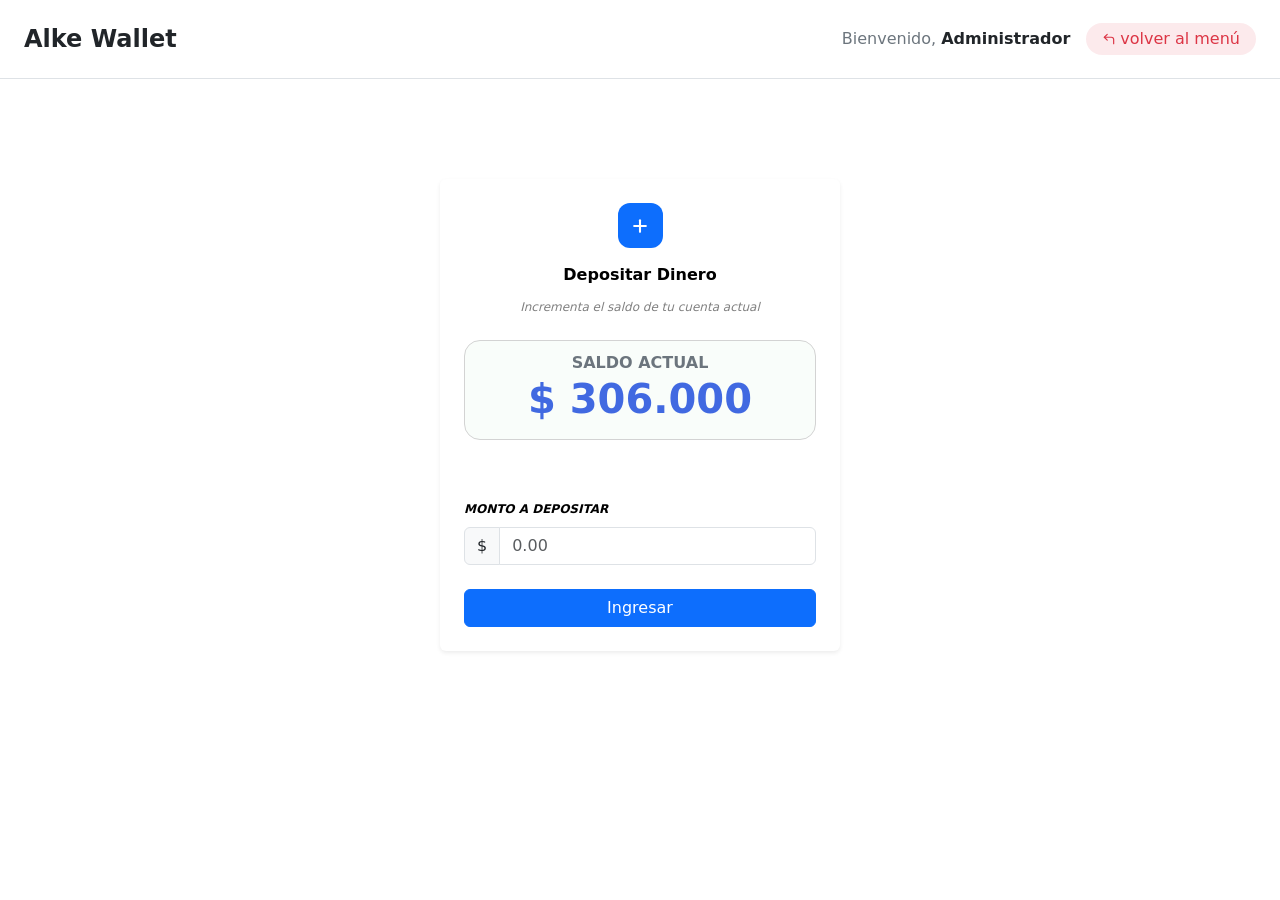
<file: deposito/deposito.html>
<!doctype html>
<html lang="en">
  <head>
    <meta charset="UTF-8" />
    <meta name="viewport" content="width=device-width, initial-scale=1.0" />

    <!-- Tus estilos del menú -->
    <link rel="stylesheet" href="deposito.css" />
    <title>AlkeWallet - Menú Principal</title>

    <!-- Buscar Bootstrap y jQuery saliendo de la carpeta menu (../) -->
    <link rel="stylesheet" href="../bootstrap.min.css" />
    <script src="../jquery.min.js"></script>
  </head>
  <body>
    <!-- Header -->
    <nav class="navbar navbar-expand bg-white border-bottom px-4 py-3">
      <div
        class="container-fluid p-0 d-flex justify-content-between align-items-center"
      >
        <!-- Lado izquierdo: Nombre de la Wallet -->
        <span class="navbar-brand fw-bold text-dark fs-4 mb-0"
          >Alke Wallet</span
        >

        <!-- Lado derecho: Usuario y Botón de Desconexión -->
        <div class="d-flex align-items-center gap-3">
          <div class="text-secondary fs-6">
            <span class="fw-medium">Bienvenido,</span>
            <span class="fw-bold text-dark">Administrador</span>
          </div>

          <!-- Botón de desconectar estilizado como la etiqueta inferior pero en tono rojo/peligro -->
          <button
            id="btn-volver-menu"
            class="btn border-0 d-inline-flex align-items-center px-3 py-1 bg-danger bg-opacity-10 text-danger rounded-pill small fw-medium"
            type="button"
          >
            <!-- Icono de volver al menú  en SVG -->
            <svg
              class="me-1"
              width="14"
              height="14"
              viewBox="0 0 24 24"
              fill="none"
              stroke="currentColor"
              stroke-width="2"
              stroke-linecap="round"
              stroke-linejoin="round"
            >
              <polyline points="9 14 4 9 9 4"></polyline>
              <path d="M20 20v-7a4 4 0 0 0-4-4H4"></path>
            </svg>
            <!-- Fin Icono de volver al menú en SVG -->
            volver al menú
          </button>
        </div>
      </div>
    </nav>

    <!-- Contenedor Principal (Tarjeta Centrada) -->
    <div
      class="flex-grow-1 d-flex justify-content-center align-items-center contenedor-principal"
    >
      <div class="d-flex flex-column gap-3 menu-container">
        <!-- Tarjeta de Saldo -->
        <div
          class="card border-0 align-items-center shadow-sm p-4 text-center card-custom"
        >
          <!-- Contenedor boton azul -->
          <div
            class="bg-primary text-white d-flex align-items-center justify-content-center icon-container mb-2"
          >
            <svg
              width="20"
              height="20"
              viewBox="0 0 24 24"
              fill="none"
              stroke="currentColor"
              stroke-width="2.5"
              stroke-linecap="round"
              stroke-linejoin="round"
            >
              <line x1="12" y1="5" x2="12" y2="19"></line>
              <line x1="5" y1="12" x2="19" y2="12"></line>
            </svg>
          </div>

          <p class="text-normal fw-bold saldo-title-icon-azul mb-1">
            Depositar Dinero
          </p>
          <p class="text-depositar mb-4">
            Incrementa el saldo de tu cuenta actual
          </p>

          <!-- Caja saldo actual -->
<div class="caja-saldo-actual mb-4">
  <p class="text-secondary text-uppercase fw-bold saldo-title">Saldo Actual</p>
  <h1 id="monto-principal-deposito" class="display-6 fw-bold mb-3 monto-principal-deposito">$500.000</h1>
</div>

<!-- NUEVO: Contenedor para mostrar los mensajes/alertas directamente en la pantalla -->
<div id="contenedor-alertas" class="w-100 mb-3"></div>

<!-- Contenedor del Formulario (Alineado al ancho total) -->
<div class="w-100 d-flex flex-column gap-2 text-start">
          <!-- Contenedor del Formulario (Alineado al ancho total) -->
          <div class="w-100 d-flex flex-column gap-2 text-start">
            <p class="text-depositar text-depositar2 text-black fw-bold">
              MONTO A DEPOSITAR
            </p>

            <div class="input-group mb-3">
              <span class="input-group-text" id="basic-addon1">$</span>
              <input
                type="text"
                class="form-control"
                placeholder="0.00"
                aria-label="Monto"
                aria-describedby="basic-addon1"
              />
            </div>

            <!-- Botón de Envío -->
            <button
              type="button"
              id="btn-ingresar"
              class="btn btn-primary btn-depositar-dinero"
            >
              Ingresar
            </button>
          </div>
        </div>
      </div>
    </div>

    <!-- Carga de scripts -->
    <script src="../bootstrap.bundle.min.js"></script>
    <script src="deposito.js"></script>
  </body>
</html>
</file>
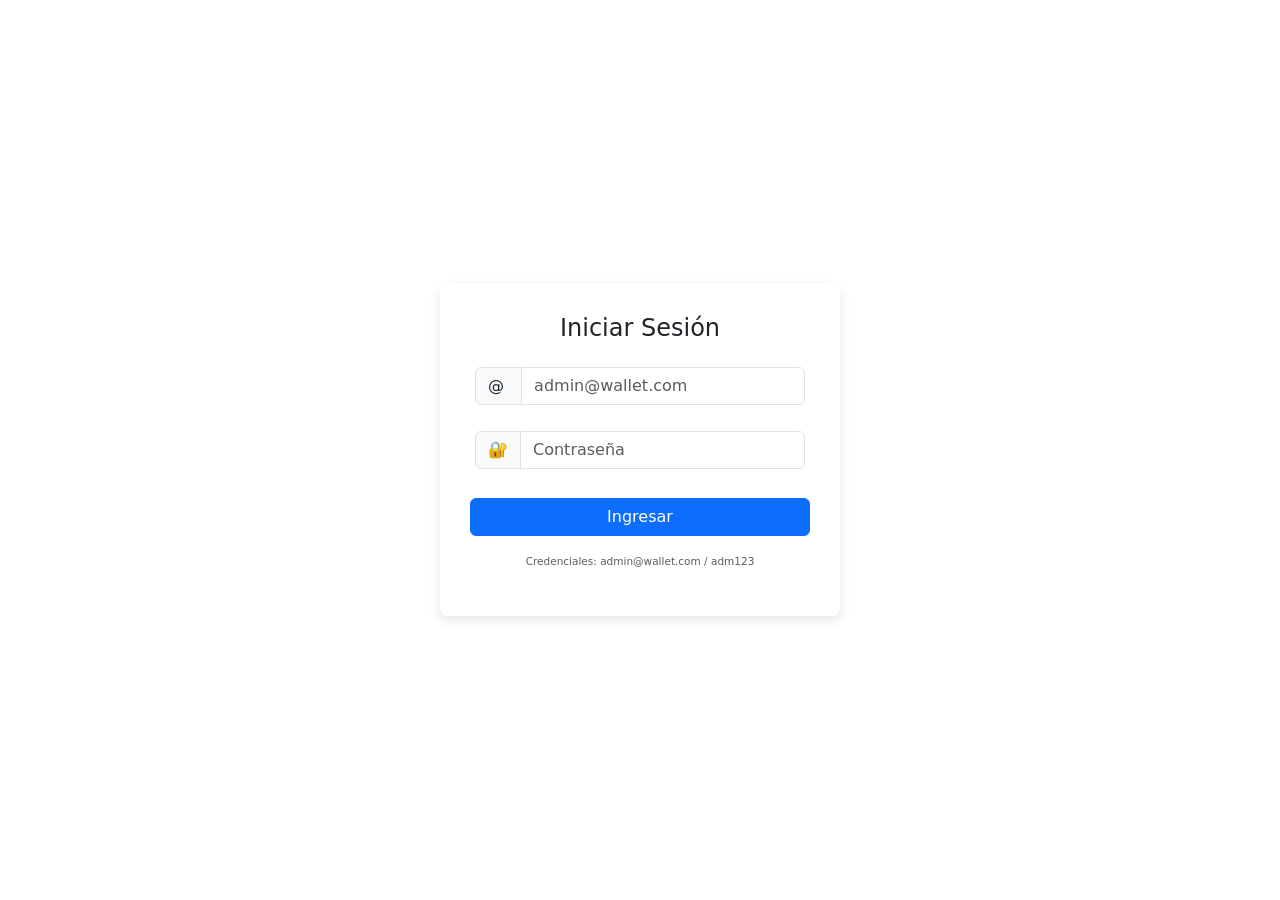
<file: login/login.html>
<!doctype html>
<html lang="es">
  <head>
    <meta charset="UTF-8" />
    <meta name="viewport" content="width=device-width, initial-scale=1.0" />
    <title>Document</title>
     <!-- Tus estilos propios -->
    <link rel="stylesheet" href="login.css" />
    <title>Document</title>
    
    <!-- 1. BOOTSTRAP CSS LOCAL -->
    <link rel="stylesheet" href="../bootstrap.min.css" />
    
    <!-- 2. JQUERY LOCAL -->
    <script src="../jquery.min.js"></script>
  </head>
  <body>
    <div id="login-container" class="login-container">
      <p id="titulo-login" class="h4 text-center">Iniciar Sesión</p>
      <div>
        <!-- Alerts esto iniciaran con el estado d-none -->
        <div id="alert-success" class="alert alert-success d-none" role="alert"></div>
        <div id="alert-danger" class="alert alert-danger d-none" role="alert"></div>
        <!-- ------------------------------------------ -->
        <div class="input-group mb-3">
          <span class="input-group-text" id="basic-addon1"> @ </span>
          <input
            type="text"
            class="form-control"
            placeholder="admin@wallet.com"
            aria-label="Username"
            aria-describedby="basic-addon1"
          />
        </div>

        <div class="input-group mb-3">
          <span class="input-group-text" id="basic-addon2">🔐</span>
          <input
            type="password"
            class="form-control"
            placeholder="Contraseña"
            aria-label="Password"
            aria-describedby="basic-addon2"
          />
        </div>
      </div>
      <div class="d-grid mt-4">
        <button type="button" id="btn-ingresar" class="btn btn-primary">Ingresar</button>
      </div>
      <p class="text-center mt-2">
        <p class="text-center text-muted mt-2" style="font-size: 0.75rem;"><small>Credenciales: admin@wallet.com / adm123</small></p>
      </p>
    </div>
   <!-- 3. BOOTSTRAP JS LOCAL -->
    <script src="../bootstrap.bundle.min.js"></script>
    <!-- Tu archivo de lógica jQuery (ejemplo: app.js) -->
    <script src="login.js"></script>
  </body>
</html>
</file>
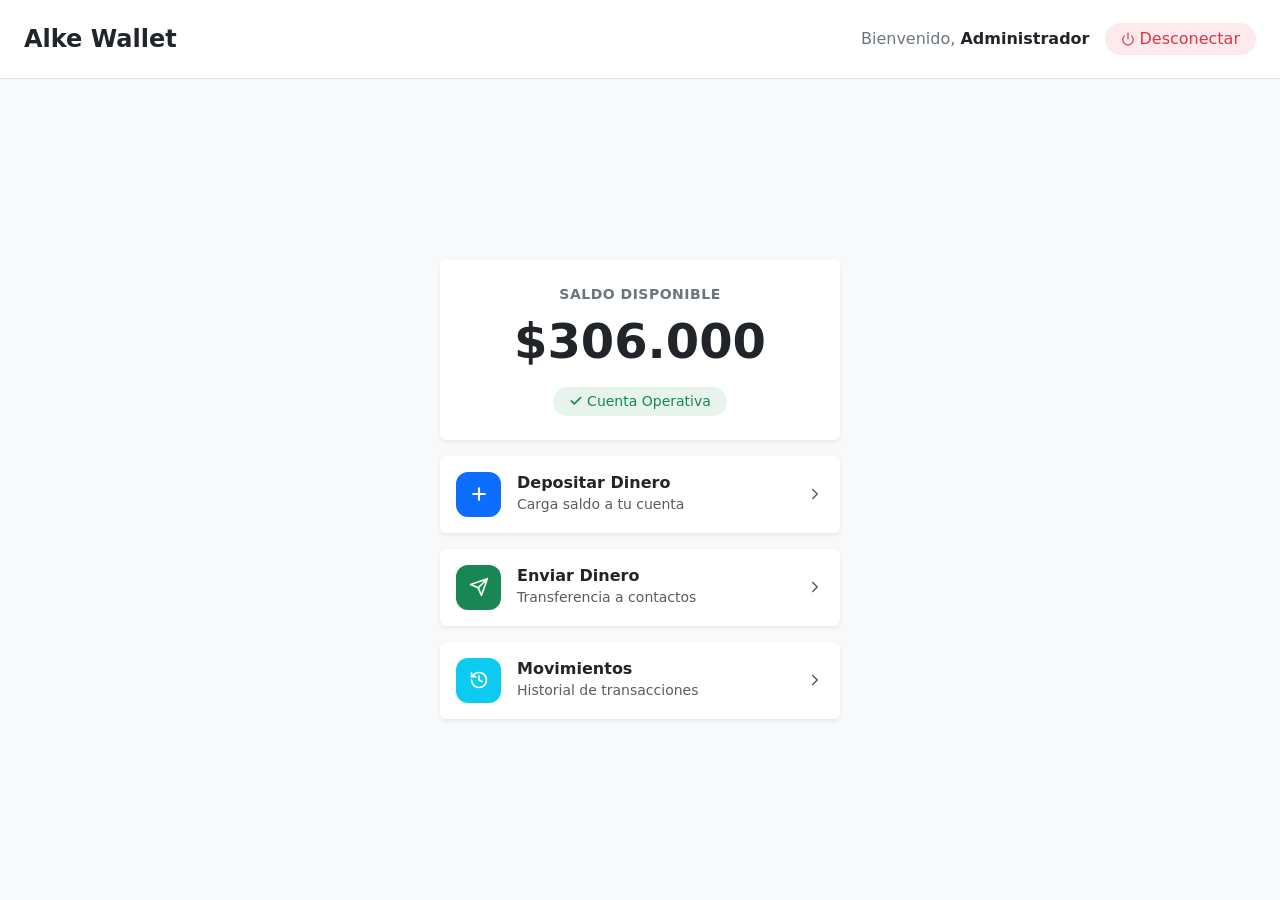
<file: menu/menu.html>
<!doctype html>
<html lang="en">
  <head>
    <meta charset="UTF-8" />
    <meta name="viewport" content="width=device-width, initial-scale=1.0" />

    <!-- Tus estilos del menú -->
    <link rel="stylesheet" href="menu.css" />
    <title>AlkeWallet - Menú Principal</title>

    <!-- Buscar Bootstrap y jQuery saliendo de la carpeta menu (../) -->
    <link rel="stylesheet" href="../bootstrap.min.css" />
    <script src="../jquery.min.js"></script>
  </head>
  <body class="bg-light d-flex flex-column vh-100">
    <!-- Header -->
    <nav class="navbar navbar-expand bg-white border-bottom px-4 py-3">
      <div
        class="container-fluid p-0 d-flex justify-content-between align-items-center"
      >
        <!-- Lado izquierdo: Nombre de la Wallet -->
        <span class="navbar-brand fw-bold text-dark fs-4 mb-0"
          >Alke Wallet</span
        >

        <!-- Lado derecho: Usuario y Botón de Desconexión -->
        <div class="d-flex align-items-center gap-3">
          <div class="text-secondary fs-6">
            <span class="fw-medium">Bienvenido,</span>
            <span class="fw-bold text-dark">Administrador</span>
          </div>

          <!-- Botón de desconectar estilizado como la etiqueta inferior pero en tono rojo/peligro -->
          <button
            id="btn-logout"
            class="btn border-0 d-inline-flex align-items-center px-3 py-1 bg-danger bg-opacity-10 text-danger rounded-pill small fw-medium"
            type="button"
          >
            <!-- Icono de apagado/desconexión en SVG -->
            <svg
              class="me-1"
              width="14"
              height="14"
              viewBox="0 0 24 24"
              fill="none"
              stroke="currentColor"
              stroke-width="2"
              stroke-linecap="round"
              stroke-linejoin="round"
            >
              <path d="M18.36 6.64a9 9 0 1 1-12.73 0"></path>
              <line x1="12" y1="2" x2="12" y2="12"></line>
            </svg>
            Desconectar
          </button>
        </div>
      </div>
    </nav>

    <!-- Contenedor Principal (Tarjeta Centrada) -->
    <div class="flex-grow-1 d-flex justify-content-center align-items-center">
      <!-- NUEVO: Este contenedor alinea la tarjeta y el botón verticalmente -->
      <div class="d-flex flex-column gap-3 menu-container">
        <!-- Tarjeta de Saldo -->
        <div class="card border-0 shadow-sm p-4 text-center card-custom">
          <!-- Título de saldo -->
          <p
            class="text-secondary text-uppercase fw-bold small mb-2 saldo-title"
          >
            Saldo Disponible
          </p>

          <!-- Monto principal -->
          <h1
            id="monto-principal"
            class="display-5 fw-bold text-dark mb-3"
          ></h1>

          <!-- Etiqueta de estado -->
          <div
            class="d-inline-flex align-items-center justify-content-center mx-auto px-3 py-1 bg-success bg-opacity-10 text-success rounded-pill small fw-medium"
          >
            <!-- Icono de verificación -->
            <svg
              class="me-1"
              width="14"
              height="14"
              viewBox="0 0 24 24"
              fill="none"
              stroke="currentColor"
              stroke-width="3"
              stroke-linecap="round"
              stroke-linejoin="round"
            >
              <polyline points="20 6 9 17 4 12"></polyline>
            </svg>
            Cuenta Operativa
          </div>
        </div>

        <!-- Botón Depositar Dinero  -------------------------------- -->
        <button
          id="id-btn-depositar-dinero"
          class="btn btn-white bg-white d-flex align-items-center justify-content-between p-3 border-0 shadow-sm btn-enviar-dinero"
        >
          <div class="d-flex align-items-center">
            <!-- Icono azul -->
            <div
              class="bg-primary text-white d-flex align-items-center justify-content-center me-3 icon-container"
            >
              <svg
                width="20"
                height="20"
                viewBox="0 0 24 24"
                fill="none"
                stroke="currentColor"
                stroke-width="2.5"
                stroke-linecap="round"
                stroke-linejoin="round"
              >
                <line x1="12" y1="5" x2="12" y2="19"></line>
                <line x1="5" y1="12" x2="19" y2="12"></line>
              </svg>
            </div>

            <!-- Texto -->
            <div class="text-start">
              <div class="fw-bold text-dark mb-0 btn-text-title">
                Depositar Dinero
              </div>
              <small class="text-muted">Carga saldo a tu cuenta</small>
            </div>
          </div>

          <!-- Flecha derecha -->
          <svg
            class="text-muted"
            width="18"
            height="18"
            viewBox="0 0 24 24"
            fill="none"
            stroke="currentColor"
            stroke-width="2"
            stroke-linecap="round"
            stroke-linejoin="round"
          >
            <polyline points="9 18 15 12 9 6"></polyline>
          </svg>
        </button>

        <!-- Botón enviar Dinero -------------------------------- -->
        <button
          id="id-btn-enviar-dinero"
          class="btn btn-white bg-white d-flex align-items-center justify-content-between p-3 border-0 shadow-sm btn-enviar-dinero"
        >
          <div class="d-flex align-items-center">
            <!-- Icono azul -->
            <div
              class="bg-success text-white d-flex align-items-center justify-content-center me-3 icon-container"
            >
              <svg
                width="20"
                height="20"
                viewBox="0 0 24 24"
                fill="none"
                stroke="currentColor"
                stroke-width="2"
                stroke-linecap="round"
                stroke-linejoin="round"
              >
                <line x1="22" y1="2" x2="11" y2="13"></line>
                <polygon points="22 2 15 22 11 13 2 9 22 2"></polygon>
              </svg>
            </div>

            <!-- Texto -->
            <div class="text-start">
              <div class="fw-bold text-dark mb-0 btn-text-title">
                Enviar Dinero
              </div>
              <small class="text-muted">Transferencia a contactos</small>
            </div>
          </div>

          <!-- Flecha derecha -->
          <svg
            class="text-muted"
            width="18"
            height="18"
            viewBox="0 0 24 24"
            fill="none"
            stroke="currentColor"
            stroke-width="2"
            stroke-linecap="round"
            stroke-linejoin="round"
          >
            <polyline points="9 18 15 12 9 6"></polyline>
          </svg>
        </button>

        <!-- Botón movimiento de transacciones -------------------------------- -->
        <button
          id="id-btn-ver-movimientos"
          class="btn btn-white bg-white d-flex align-items-center justify-content-between p-3 border-0 shadow-sm btn-enviar-dinero"
        >
          <div class="d-flex align-items-center">
            <!-- Icono azul -->
            <div
              class="bg-info text-white d-flex align-items-center justify-content-center me-3 icon-container"
            >
              <svg
                width="20"
                height="20"
                viewBox="0 0 24 24"
                fill="none"
                stroke="currentColor"
                stroke-width="2"
                stroke-linecap="round"
                stroke-linejoin="round"
              >
                <path
                  d="M3 12a9 9 0 1 0 9-9 9.75 9.75 0 0 0-6.74 2.74L3 8"
                ></path>
                <polyline points="3 3 3 8 8 8"></polyline>
                <line x1="12" y1="7" x2="12" y2="12"></line>
                <polyline points="12 12 16 14"></polyline>
              </svg>
            </div>

            <!-- Texto -->
            <div class="text-start">
              <div class="fw-bold text-dark mb-0 btn-text-title">
                Movimientos
              </div>
              <small class="text-muted">Historial de transacciones</small>
            </div>
          </div>

          <!-- Flecha derecha -->
          <svg
            class="text-muted"
            width="18"
            height="18"
            viewBox="0 0 24 24"
            fill="none"
            stroke="currentColor"
            stroke-width="2"
            stroke-linecap="round"
            stroke-linejoin="round"
          >
            <polyline points="9 18 15 12 9 6"></polyline>
          </svg>
        </button>
      </div>
      <!-- Fin del contenedor de alineación -->
    </div>

    <!-- Carga de scripts -->
    <script src="../bootstrap.bundle.min.js"></script>
    <script src="menu.js"></script>
    <!-- Sin ../ porque está en su misma carpeta -->
  </body>
</html>
</file>
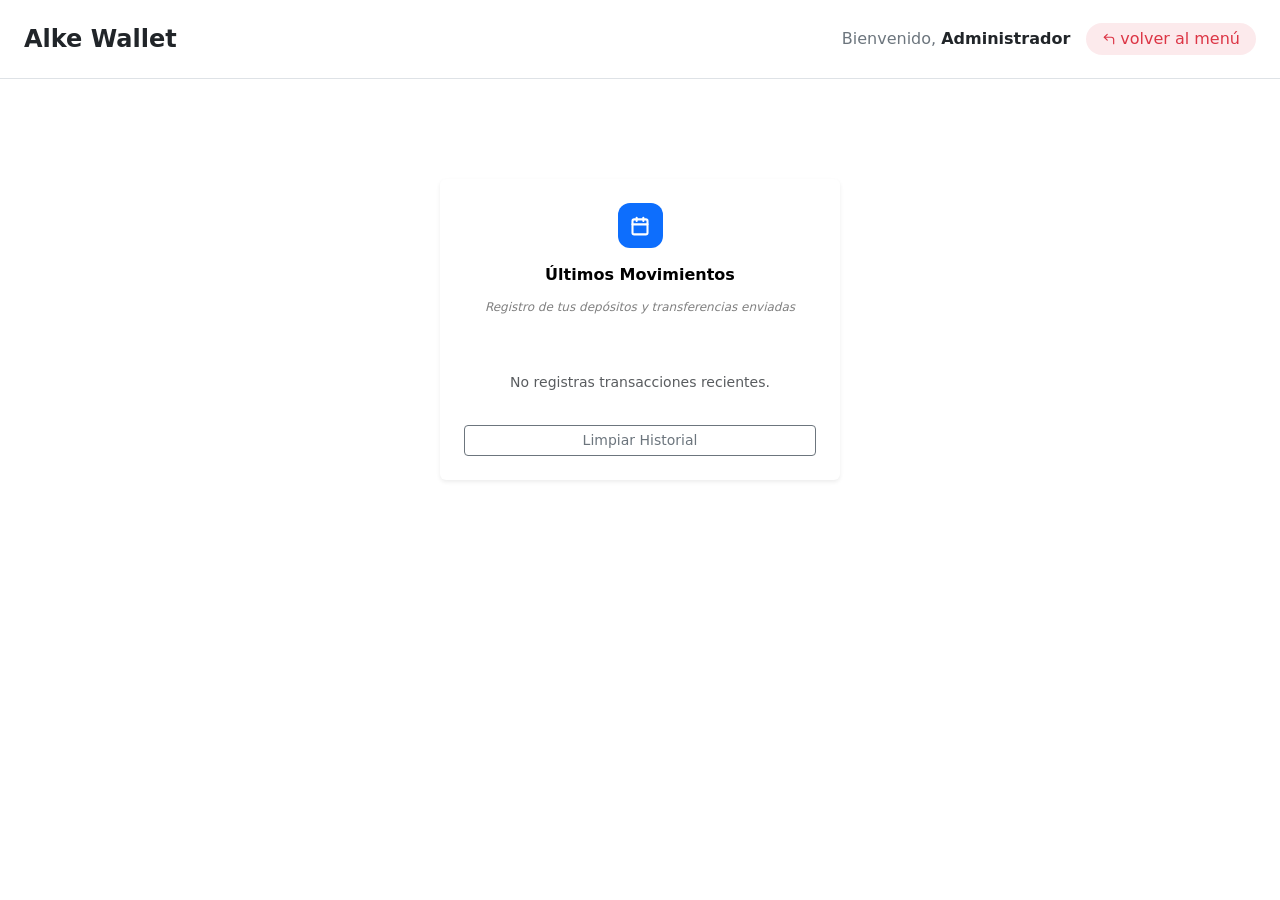
<file: movimientos/movimientos.html>
<!doctype html>
<html lang="es">
  <head>
    <meta charset="UTF-8" />
    <meta name="viewport" content="width=device-width, initial-scale=1.0" />

    <link rel="stylesheet" href="../deposito/deposito.css" />
    <title>AlkeWallet - Historial de Movimientos</title>

    <link rel="stylesheet" href="../bootstrap.min.css" />
    <script src="../jquery.min.js"></script>
  </head>
  <body>
    <nav class="navbar navbar-expand bg-white border-bottom px-4 py-3">
      <div
        class="container-fluid p-0 d-flex justify-content-between align-items-center"
      >
        <span class="navbar-brand fw-bold text-dark fs-4 mb-0"
          >Alke Wallet</span
        >

        <div class="d-flex align-items-center gap-3">
          <div class="text-secondary fs-6">
            <span class="fw-medium">Bienvenido,</span>
            <span class="fw-bold text-dark">Administrador</span>
          </div>

          <button
            id="btn-volver-menu"
            class="btn border-0 d-inline-flex align-items-center px-3 py-1 bg-danger bg-opacity-10 text-danger rounded-pill small fw-medium"
            type="button"
          >
            <svg
              class="me-1"
              width="14"
              height="14"
              viewBox="0 0 24 24"
              fill="none"
              stroke="currentColor"
              stroke-width="2"
              stroke-linecap="round"
              stroke-linejoin="round"
            >
              <polyline points="9 14 4 9 9 4"></polyline>
              <path d="M20 20v-7a4 4 0 0 0-4-4H4"></path>
            </svg>
            volver al menú
          </button>
        </div>
      </div>
    </nav>

    <div
      class="flex-grow-1 d-flex justify-content-center align-items-center contenedor-principal"
    >
      <div class="d-flex flex-column gap-3 menu-container">
        <div class="card border-0 align-items-center shadow-sm p-4 card-custom">
          <div
            class="card-border bg-primary text-white d-flex align-items-center justify-content-center icon-container mb-2"
          >
            <svg
              width="20"
              height="20"
              viewBox="0 0 24 24"
              fill="none"
              stroke="currentColor"
              stroke-width="2.5"
              stroke-linecap="round"
              stroke-linejoin="round"
            >
              <rect x="3" y="4" width="18" height="18" rx="2" ry="2"></rect>
              <line x1="16" y1="2" x2="16" y2="6"></line>
              <line x1="8" y1="2" x2="8" y2="6"></line>
              <line x1="3" y1="10" x2="21" y2="10"></line>
            </svg>
          </div>

          <p class="text-normal fw-bold text-center saldo-title-icon-azul mb-1">
            Últimos Movimientos
          </p>
          <p class="text-depositar text-center mb-4">
            Registro de tus depósitos y transferencias enviadas
          </p>

          <div id="contenedor-alertas" class="w-100 mb-3"></div>

          <div class="w-100 text-start">
            <ul
              id="lista-movimientos"
              class="list-group list-group-flush w-100"
            ></ul>
          </div>

          <button
            id="btn-limpiar-historial"
            class="btn btn-outline-secondary btn-sm mt-3 w-100 btn-limpiar-historial"
          >
            Limpiar Historial
          </button>
        </div>
      </div>
    </div>

    <script src="../bootstrap.bundle.min.js"></script>
    <script src="movimientos.js"></script>
  </body>
</html>
</file>
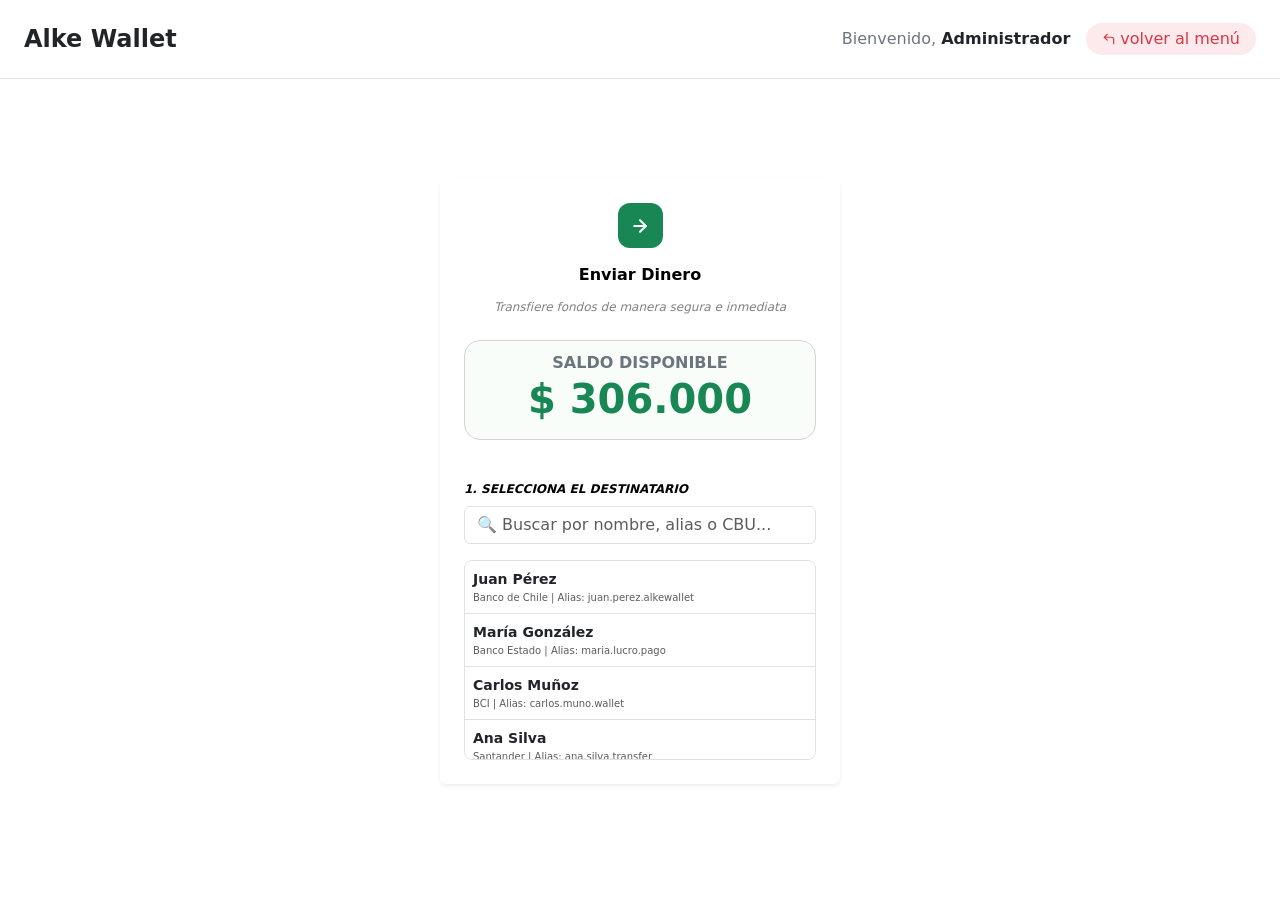
<file: transferir/transferir.html>
<!doctype html>
<html lang="es">
  <head>
    <meta charset="UTF-8" />
    <meta name="viewport" content="width=device-width, initial-scale=1.0" />
    <link rel="stylesheet" href="../deposito/deposito.css" />
    <title>AlkeWallet - Enviar Dinero</title>
    <link rel="stylesheet" href="../bootstrap.min.css" />
    <script src="../jquery.min.js"></script>
    <style>
      /* Ajuste extra para que la tabla de destinatarios se vea impecable en la tarjeta */
      .tabla-scroll {
        max-height: 200px;
        overflow-y: auto;
      }
      .pointer {
        cursor: pointer;
      }
      .pointer:hover {
        background-color: rgba(25, 135, 84, 0.05);
      }
    </style>
  </head>
  <body>
    <nav class="navbar navbar-expand bg-white border-bottom px-4 py-3">
      <div
        class="container-fluid p-0 d-flex justify-content-between align-items-center"
      >
        <span class="navbar-brand fw-bold text-dark fs-4 mb-0"
          >Alke Wallet</span
        >
        <div class="d-flex align-items-center gap-3">
          <div class="text-secondary fs-6">
            <span class="fw-medium">Bienvenido,</span>
            <span class="fw-bold text-dark">Administrador</span>
          </div>
          <button
            id="btn-volver-menu"
            class="btn border-0 d-inline-flex align-items-center px-3 py-1 bg-danger bg-opacity-10 text-danger rounded-pill small fw-medium"
            type="button"
          >
            <svg
              class="me-1"
              width="14"
              height="14"
              viewBox="0 0 24 24"
              fill="none"
              stroke="currentColor"
              stroke-width="2"
              stroke-linecap="round"
              stroke-linejoin="round"
            >
              <polyline points="9 14 4 9 9 4"></polyline>
              <path d="M20 20v-7a4 4 0 0 0-4-4H4"></path>
            </svg>
            volver al menú
          </button>
        </div>
      </div>
    </nav>

    <div
      class="flex-grow-1 d-flex justify-content-center align-items-center contenedor-principal"
    >
      <div class="d-flex flex-column gap-3 menu-container">
        <div
          class="card border-0 align-items-center shadow-sm p-4 text-center card-custom"
        >
          <div
            class="bg-success text-white d-flex align-items-center justify-content-center icon-container mb-2"
            style="width: 45px; height: 45px; border-radius: 12px"
          >
            <svg
              width="20"
              height="20"
              viewBox="0 0 24 24"
              fill="none"
              stroke="currentColor"
              stroke-width="2.5"
              stroke-linecap="round"
              stroke-linejoin="round"
            >
              <line x1="5" y1="12" x2="19" y2="12"></line>
              <polyline points="12 5 19 12 12 19"></polyline>
            </svg>
          </div>

          <p class="text-normal fw-bold saldo-title-icon-azul mb-1">
            Enviar Dinero
          </p>
          <p class="text-depositar mb-4">
            Transfiere fondos de manera segura e inmediata
          </p>

          <div class="caja-saldo-actual mb-4">
            <p class="text-secondary text-uppercase fw-bold saldo-title">
              Saldo Disponible
            </p>
            <h1
              id="monto-principal-transferir"
              class="display-6 fw-bold mb-3"
              style="color: #198754"
            >
              $0
            </h1>
          </div>

          <div id="contenedor-alertas" class="w-100 mb-3"></div>

          <div id="seccion-destinatarios" class="w-100 text-start">
            <p class="text-depositar text-black fw-bold mb-2 text-uppercase">
              1. Selecciona el Destinatario
            </p>

            <input
              type="text"
              id="buscador-destinatario"
              class="form-control mb-3"
              placeholder="🔍 Buscar por nombre, alias o CBU..."
            />

            <div class="table-responsive tabla-scroll border rounded-3">
              <table class="table table-sm align-middle mb-0 small">
                <tbody id="tabla-destinatarios-body"></tbody>
              </table>
            </div>
          </div>

          <div id="seccion-formulario-envio" class="w-100 text-start d-none">
            <p class="text-depositar text-black fw-bold mb-1 text-uppercase">
              2. Datos del Destinatario
            </p>

            <div
              class="p-3 bg-light rounded-3 mb-3 border border-success border-opacity-25"
            >
              <h6 id="destinatario-nombre" class="fw-bold text-dark mb-1">
                Nombre Apellido
              </h6>
              <span
                id="destinatario-banco"
                class="badge bg-success bg-opacity-10 text-success mb-2"
                >Banco</span
              >
              <div class="text-muted extra-small" style="font-size: 11px">
                <strong>CBU:</strong> <span id="destinatario-cbu">0000</span
                ><br />
                <strong>Alias:</strong>
                <span id="destinatario-alias">alias</span>
              </div>
            </div>

            <p class="text-depositar text-depositar2 text-black fw-bold">
              MONTO A ENVIAR
            </p>
            <div class="input-group mb-3">
              <span class="input-group-text">$</span>
              <input
                type="text"
                id="input-monto-transferir"
                class="form-control"
                placeholder="0.00"
              />
            </div>

            <div class="d-flex gap-2">
              <button
                type="button"
                id="btn-cambiar-destinatario"
                class="btn btn-outline-secondary w-50"
                style="border-radius: 10px"
              >
                Cambiar
              </button>
              <button
                type="button"
                id="btn-enviar"
                class="btn btn-success w-50"
                style="border-radius: 10px"
              >
                Transferir
              </button>
            </div>
          </div>
        </div>
      </div>
    </div>

    <script src="../bootstrap.bundle.min.js"></script>
    <script src="transferir.js"></script>
  </body>
</html>
</file>
<file: deposito/deposito.css>
.contenedor-principal {
  margin-top: 100px;
}

/* Contenedores de los iconos redondos */
.icon-container {
  width: 45px;
  height: 45px;
  border-radius: 12px;
}

.saldo-title-icon-azul {
  color: black;
  padding: 2%;
  font-size: 16px;
}

.text-depositar,
.text-depositar2 {
  color: gray;
  font-size: 12px;
  font-style: italic;
}

.text-depositar2 {
  margin-block-end: 2px;
  margin-top: 20px;
  margin-bottom: 1px;
}

.caja-saldo-actual {
  border: 1px solid lightgrey;
  background-color: #d4edda23;
  border-radius: 16px;
  width: 100%;
}

.card-custom {
  width: 400px;
}

.monto-principal-deposito {
  color: royalblue;
}

.saldo-title {
  margin-top: 10px;
  margin-bottom: 0px;
}

/* Fuerza al botón a tomar todo el ancho del contenedor */
.btn-depositar-dinero {
  width: 100%;
  padding-top: 10px;
  padding-bottom: 10px;
  border-radius: 10px;
}
</file>
<file: menu/menu.css>
/* Contenedor principal de la tarjeta y botones */
.menu-container {
  max-width: 400px;
  width: 100%;
}

/* Tarjetas y botones con esquinas redondeadas */
.card-custom,
.btn-enviar-dinero {
  border-radius: 16px;
  width: 100%;
}

/* Texto del título del saldo */
.saldo-title {
  letter-spacing: 0.5px;
}

/* Contenedores de los iconos redondos */
.icon-container {
  width: 45px;
  height: 45px;
  border-radius: 12px;
}

/* Altura de línea para los textos de los botones */
.btn-text-title {
  line-height: 1.2;
}
</file>
<file: login/login.css>
body {
  display: flex;
  justify-content: center;
  align-items: center;
  min-height: 100vh;
  background-color: #f8f9fa; /* Fondo gris claro tipo Bootstrap */
  margin: 0;
}

.login-container {
  width: 100%;
  max-width: 400px; /* Tamaño ideal para un login */
  padding: 30px;
  background-color: #ffffff;
  border-radius: 8px; /* Bordes redondeados */
  box-shadow: 0 4px 12px rgba(0, 0, 0, 0.1); /* Sombra suave para darle profundidad */
}

.login-container .input-group {
  padding: 5px;
  border-radius: 5%;
  align-items: center;
}

#titulo-login {
  text-align: center;
  margin-bottom: 20px; /* Opcional: añade un poco de espacio abajo del título */
}
</file>
